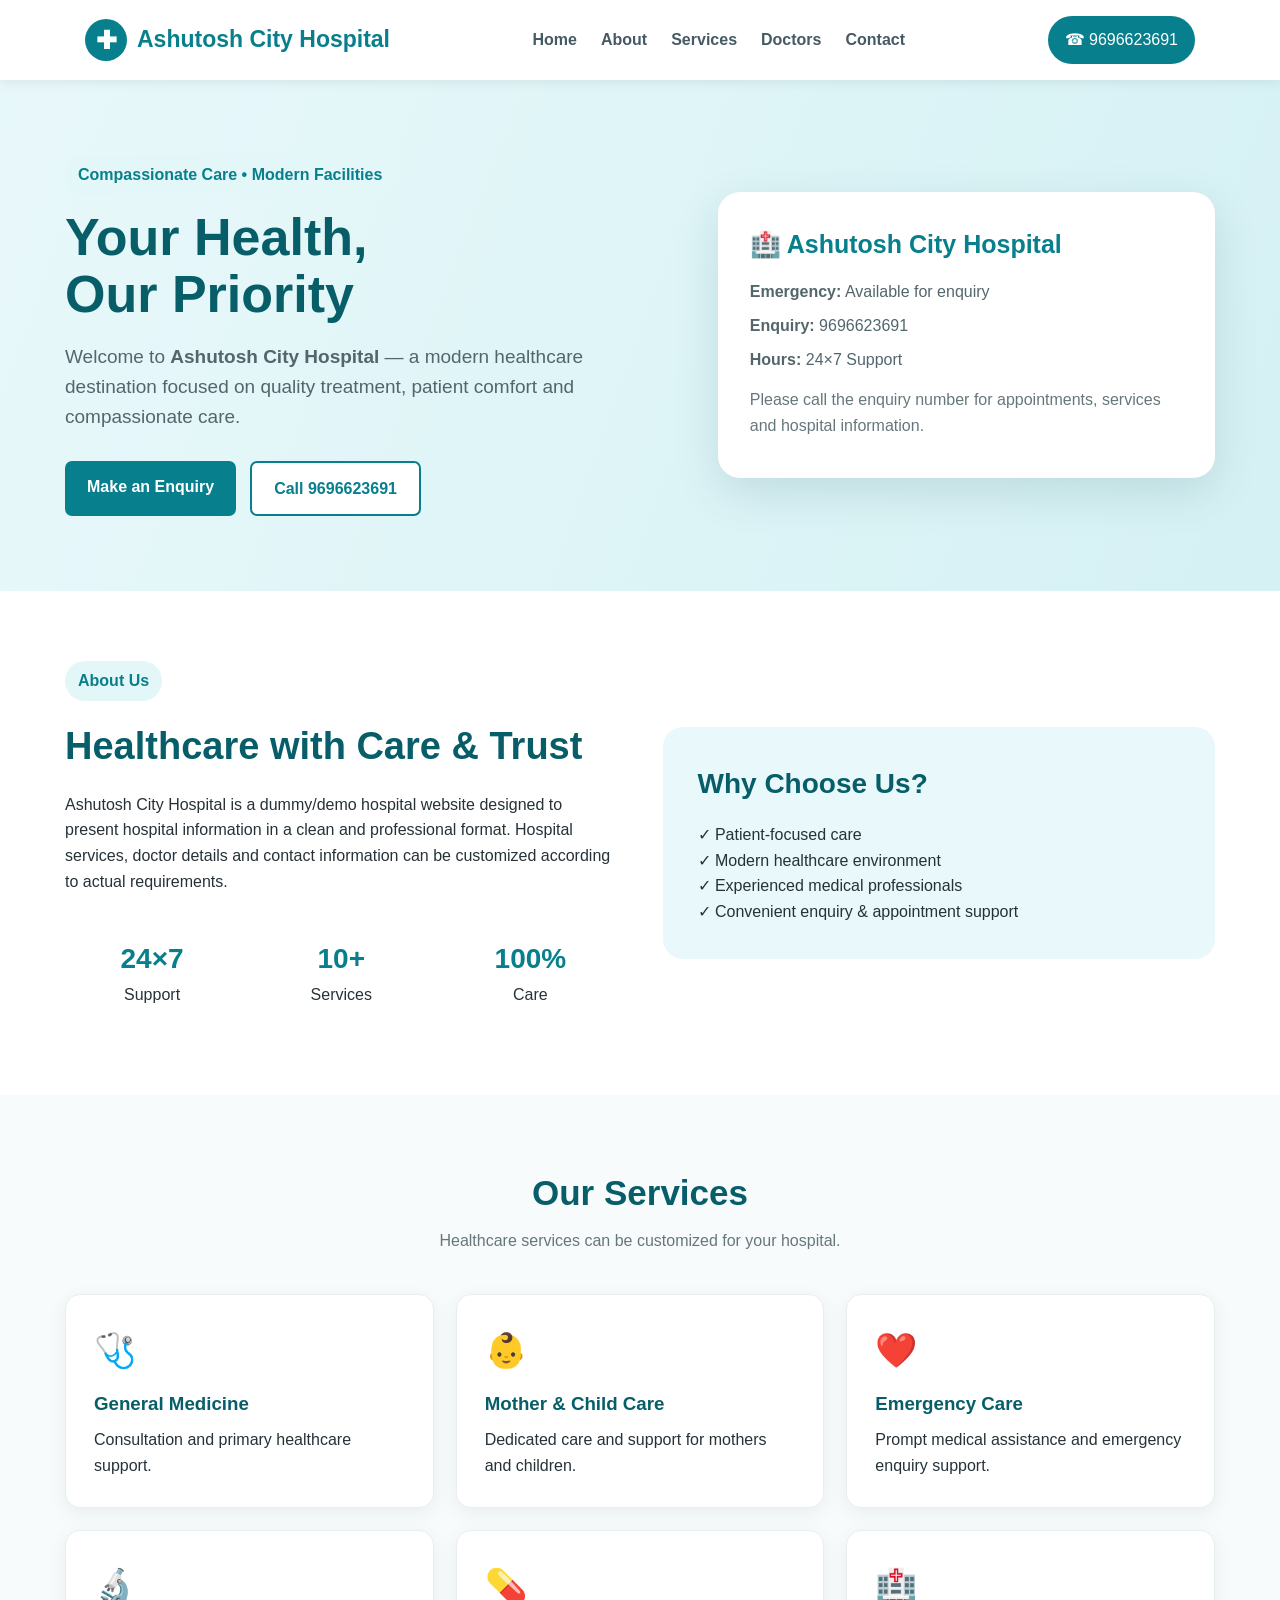
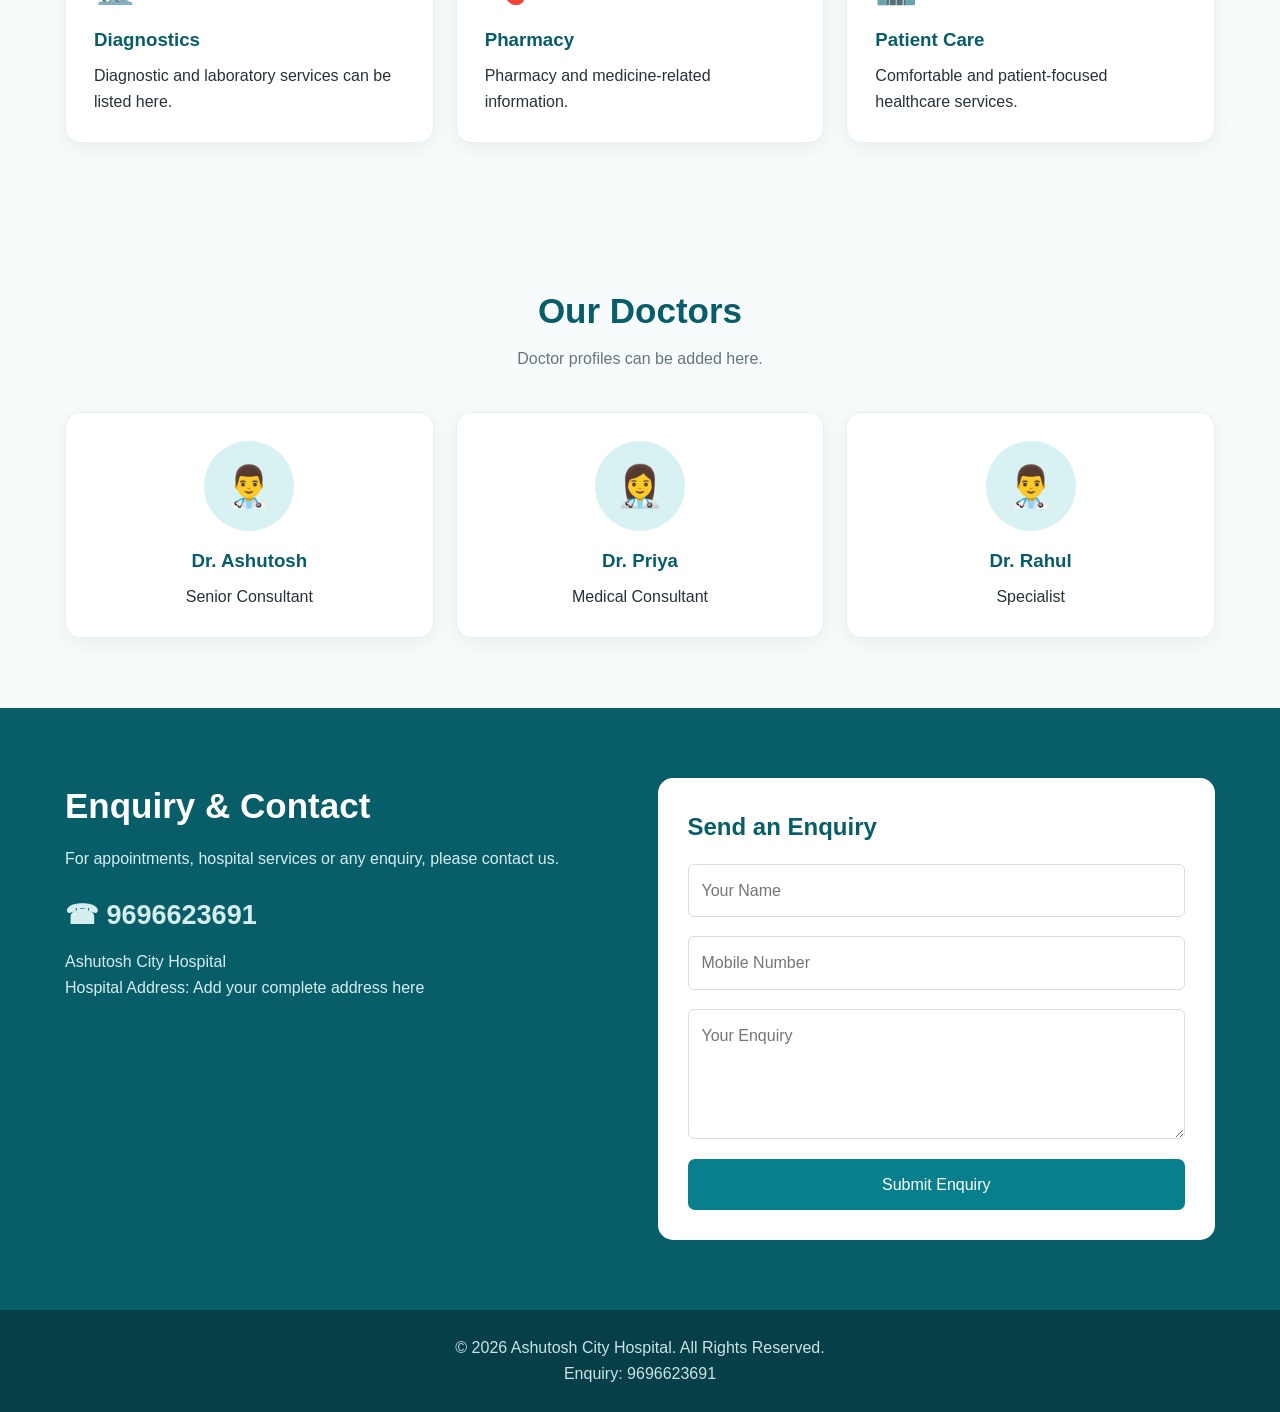
<file: index(1).html>
<!DOCTYPE html>
<html lang="en">
<head>
<meta charset="UTF-8">
<meta name="viewport" content="width=device-width, initial-scale=1.0">
<title>Ashutosh City Hospital</title>
<style>
*{margin:0;padding:0;box-sizing:border-box}
body{font-family:Arial,Helvetica,sans-serif;color:#263238;background:#f7fbfc;line-height:1.6}
a{text-decoration:none;color:inherit}
header{background:#fff;box-shadow:0 2px 12px rgba(0,0,0,.08);position:sticky;top:0;z-index:10}
.nav{max-width:1150px;margin:auto;padding:16px 20px;display:flex;align-items:center;justify-content:space-between}
.logo{display:flex;align-items:center;gap:10px;color:#087f8c;font-weight:800;font-size:23px}
.logo-icon{width:42px;height:42px;border-radius:50%;background:#087f8c;color:#fff;display:grid;place-items:center;font-size:25px}
nav{display:flex;gap:24px;font-weight:600;color:#455a64}
nav a:hover{color:#087f8c}
.call-btn{background:#087f8c;color:white;padding:11px 17px;border-radius:25px}
.hero{background:linear-gradient(110deg,#e8f8fa,#d5f1f4);padding:75px 20px}
.hero-inner{max-width:1150px;margin:auto;display:grid;grid-template-columns:1.1fr .9fr;gap:45px;align-items:center}
.hero h1{font-size:52px;line-height:1.1;color:#075e69;margin-bottom:18px}
.hero p{font-size:19px;color:#52666c;max-width:650px;margin-bottom:28px}
.buttons{display:flex;gap:14px;flex-wrap:wrap}
.btn{display:inline-block;padding:13px 22px;border-radius:7px;font-weight:700}
.primary{background:#087f8c;color:#fff}
.secondary{background:#fff;color:#087f8c;border:2px solid #087f8c}
.hero-card{background:#fff;border-radius:22px;padding:32px;box-shadow:0 15px 45px rgba(0,70,80,.13)}
.hero-card h3{color:#087f8c;font-size:25px;margin-bottom:15px}
.hero-card p{font-size:16px;margin:8px 0}
.badge{display:inline-block;background:#e3f7f8;color:#087f8c;padding:7px 13px;border-radius:20px;font-weight:700;margin-bottom:15px}
section{padding:70px 20px}
.container{max-width:1150px;margin:auto}
.section-title{text-align:center;margin-bottom:40px}
.section-title h2{font-size:35px;color:#075e69}
.section-title p{color:#66777c;margin-top:7px}
.cards{display:grid;grid-template-columns:repeat(3,1fr);gap:22px}
.card{background:#fff;padding:28px;border-radius:15px;box-shadow:0 5px 20px rgba(0,0,0,.06);border:1px solid #e8eff0}
.icon{font-size:34px;margin-bottom:12px}
.card h3{color:#075e69;margin-bottom:8px}
.about{background:#fff}
.about-grid{display:grid;grid-template-columns:1fr 1fr;gap:45px;align-items:center}
.about-box{background:#e9f8fa;border-radius:20px;padding:35px}
.about-box h3{font-size:28px;color:#075e69;margin-bottom:15px}
.stats{display:grid;grid-template-columns:repeat(3,1fr);gap:15px;margin-top:25px}
.stat{background:#fff;border-radius:12px;padding:18px;text-align:center}
.stat strong{display:block;font-size:28px;color:#087f8c}
.doctors .card{text-align:center}
.doctor{width:90px;height:90px;border-radius:50%;margin:0 auto 15px;background:#d8f1f3;display:grid;place-items:center;font-size:40px}
.contact{background:#075e69;color:#fff}
.contact-grid{display:grid;grid-template-columns:1fr 1fr;gap:35px}
.contact h2{font-size:35px;margin-bottom:12px}
.contact p{color:#d7eef0}
.contact-card{background:#fff;color:#263238;padding:30px;border-radius:15px}
.contact-card input,.contact-card textarea{width:100%;padding:13px;margin:7px 0 12px;border:1px solid #d6e0e2;border-radius:6px;font:inherit}
.contact-card button{width:100%;border:0;cursor:pointer;font:inherit}
footer{background:#063f47;color:#c9e4e7;text-align:center;padding:25px 20px}
.mobile-call{display:none}
@media(max-width:800px){
 nav{display:none}.hero-inner,.about-grid,.contact-grid{grid-template-columns:1fr}
 .hero h1{font-size:40px}.cards{grid-template-columns:1fr}.stats{grid-template-columns:1fr}
 .hero{padding:50px 20px}section{padding:55px 20px}.mobile-call{display:block;position:fixed;bottom:15px;left:15px;right:15px;background:#087f8c;color:#fff;text-align:center;padding:14px;border-radius:30px;font-weight:800;z-index:20;box-shadow:0 5px 20px rgba(0,0,0,.2)}
}
</style>
</head>
<body>

<header>
  <div class="nav">
    <a class="logo" href="#home"><span class="logo-icon">✚</span> Ashutosh City Hospital</a>
    <nav>
      <a href="#home">Home</a>
      <a href="#about">About</a>
      <a href="#services">Services</a>
      <a href="#doctors">Doctors</a>
      <a href="#contact">Contact</a>
    </nav>
    <a class="call-btn" href="tel:9696623691">☎ 9696623691</a>
  </div>
</header>

<main id="home">
<section class="hero">
  <div class="hero-inner">
    <div>
      <span class="badge">Compassionate Care • Modern Facilities</span>
      <h1>Your Health,<br>Our Priority</h1>
      <p>Welcome to <strong>Ashutosh City Hospital</strong> — a modern healthcare destination focused on quality treatment, patient comfort and compassionate care.</p>
      <div class="buttons">
        <a class="btn primary" href="#contact">Make an Enquiry</a>
        <a class="btn secondary" href="tel:9696623691">Call 9696623691</a>
      </div>
    </div>
    <div class="hero-card">
      <h3>🏥 Ashutosh City Hospital</h3>
      <p><strong>Emergency:</strong> Available for enquiry</p>
      <p><strong>Enquiry:</strong> 9696623691</p>
      <p><strong>Hours:</strong> 24×7 Support</p>
      <p style="margin-top:15px;color:#66777c">Please call the enquiry number for appointments, services and hospital information.</p>
    </div>
  </div>
</section>

<section class="about" id="about">
  <div class="container about-grid">
    <div>
      <span class="badge">About Us</span>
      <h2 style="font-size:38px;color:#075e69;margin-bottom:15px">Healthcare with Care & Trust</h2>
      <p>Ashutosh City Hospital is a dummy/demo hospital website designed to present hospital information in a clean and professional format. Hospital services, doctor details and contact information can be customized according to actual requirements.</p>
      <div class="stats">
        <div class="stat"><strong>24×7</strong>Support</div>
        <div class="stat"><strong>10+</strong>Services</div>
        <div class="stat"><strong>100%</strong>Care</div>
      </div>
    </div>
    <div class="about-box">
      <h3>Why Choose Us?</h3>
      <p>✓ Patient-focused care</p>
      <p>✓ Modern healthcare environment</p>
      <p>✓ Experienced medical professionals</p>
      <p>✓ Convenient enquiry & appointment support</p>
    </div>
  </div>
</section>

<section id="services">
  <div class="container">
    <div class="section-title">
      <h2>Our Services</h2>
      <p>Healthcare services can be customized for your hospital.</p>
    </div>
    <div class="cards">
      <div class="card"><div class="icon">🩺</div><h3>General Medicine</h3><p>Consultation and primary healthcare support.</p></div>
      <div class="card"><div class="icon">👶</div><h3>Mother & Child Care</h3><p>Dedicated care and support for mothers and children.</p></div>
      <div class="card"><div class="icon">❤️</div><h3>Emergency Care</h3><p>Prompt medical assistance and emergency enquiry support.</p></div>
      <div class="card"><div class="icon">🔬</div><h3>Diagnostics</h3><p>Diagnostic and laboratory services can be listed here.</p></div>
      <div class="card"><div class="icon">💊</div><h3>Pharmacy</h3><p>Pharmacy and medicine-related information.</p></div>
      <div class="card"><div class="icon">🏥</div><h3>Patient Care</h3><p>Comfortable and patient-focused healthcare services.</p></div>
    </div>
  </div>
</section>

<section class="doctors" id="doctors">
  <div class="container">
    <div class="section-title">
      <h2>Our Doctors</h2>
      <p>Doctor profiles can be added here.</p>
    </div>
    <div class="cards">
      <div class="card"><div class="doctor">👨‍⚕️</div><h3>Dr. Ashutosh</h3><p>Senior Consultant</p></div>
      <div class="card"><div class="doctor">👩‍⚕️</div><h3>Dr. Priya</h3><p>Medical Consultant</p></div>
      <div class="card"><div class="doctor">👨‍⚕️</div><h3>Dr. Rahul</h3><p>Specialist</p></div>
    </div>
  </div>
</section>

<section class="contact" id="contact">
  <div class="container contact-grid">
    <div>
      <h2>Enquiry & Contact</h2>
      <p>For appointments, hospital services or any enquiry, please contact us.</p>
      <p style="font-size:27px;font-weight:800;margin-top:22px">☎ 9696623691</p>
      <p style="margin-top:12px">Ashutosh City Hospital</p>
      <p>Hospital Address: Add your complete address here</p>
    </div>
    <div class="contact-card">
      <h3 style="color:#075e69;font-size:24px;margin-bottom:10px">Send an Enquiry</h3>
      <form onsubmit="event.preventDefault(); alert('Thank you! Please call 9696623691 to complete your enquiry.');">
        <input type="text" placeholder="Your Name" required>
        <input type="tel" placeholder="Mobile Number" required>
        <textarea rows="4" placeholder="Your Enquiry" required></textarea>
        <button class="btn primary" type="submit">Submit Enquiry</button>
      </form>
    </div>
  </div>
</section>
</main>

<footer>
  <p>© 2026 Ashutosh City Hospital. All Rights Reserved.</p>
  <p>Enquiry: 9696623691</p>
</footer>

<a class="mobile-call" href="tel:9696623691">☎ Call for Enquiry — 9696623691</a>
</body>
</html>
</file>
